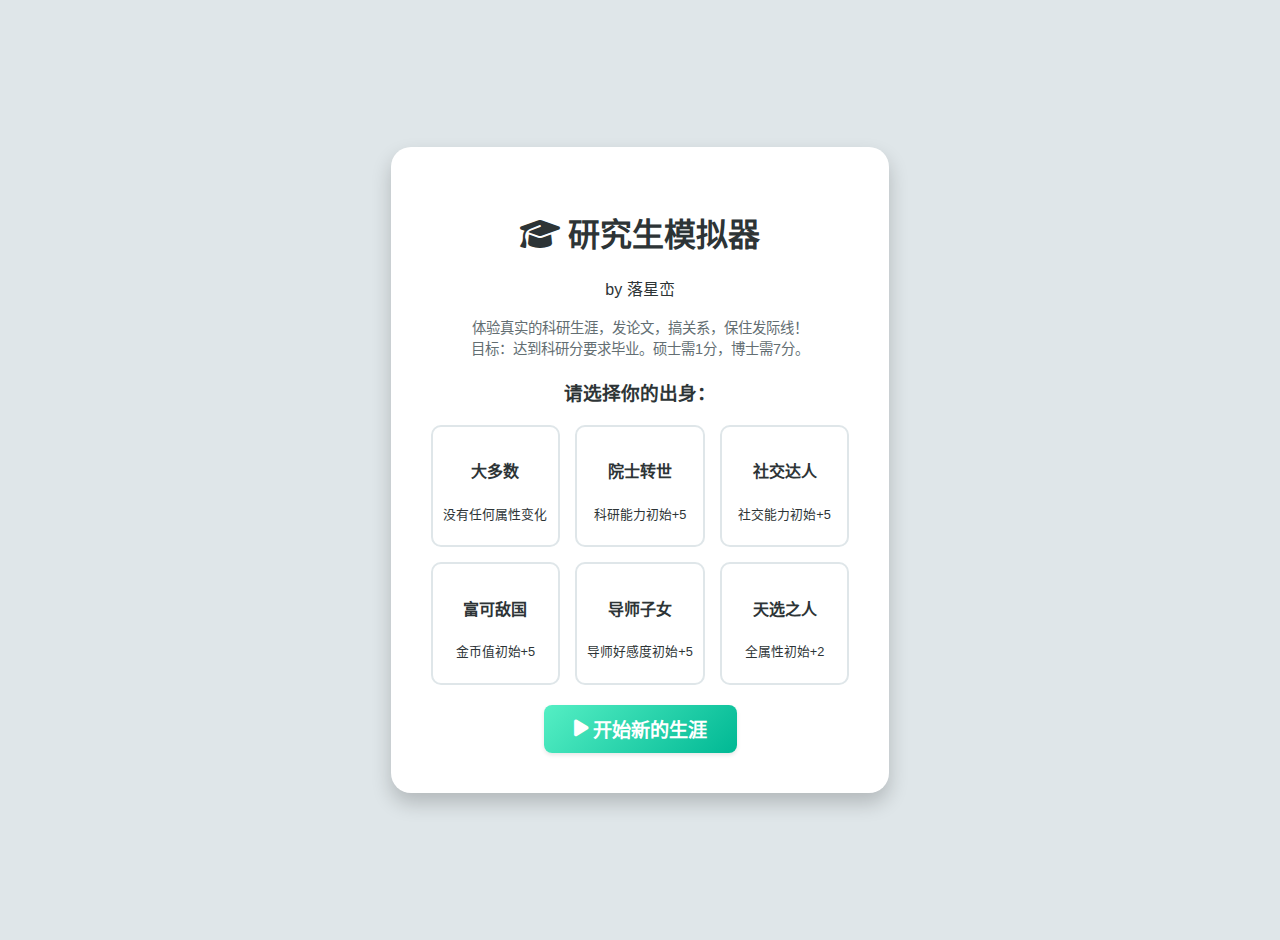
<file: gemini.html>
<!DOCTYPE html>
<html lang="zh-CN">
<head>
    <meta charset="UTF-8">
    <meta name="viewport" content="width=device-width, initial-scale=1.0">
    <title>研究生模拟器 by 落星峦</title>
    <!-- 引入 Font Awesome 图标 -->
    <link rel="stylesheet" href="https://cdnjs.cloudflare.com/ajax/libs/font-awesome/6.4.0/css/all.min.css">
    <style>
        :root {
            --primary: #6c5ce7;
            --secondary: #a29bfe;
            --bg: #dfe6e9;
            --panel-bg: #ffffff;
            --text: #2d3436;
            --accent-green: #00b894;
            --accent-red: #ff7675;
            --accent-yellow: #fdcb6e;
            --accent-blue: #0984e3;
            --border-radius: 12px;
            --shadow: 0 4px 6px rgba(0,0,0,0.1);
        }

        body {
            font-family: 'Segoe UI', 'Microsoft YaHei', sans-serif;
            background-color: var(--bg);
            color: var(--text);
            margin: 0;
            padding: 20px;
            display: flex;
            justify-content: center;
            height: 100vh;
            overflow: hidden;
            user-select: none;
        }

        /* 通用按钮样式 */
        .btn {
            background: linear-gradient(135deg, #74b9ff, #0984e3);
            border: none;
            border-radius: 8px;
            color: white;
            padding: 8px 12px;
            cursor: pointer;
            transition: all 0.2s;
            font-weight: bold;
            display: inline-flex;
            align-items: center;
            gap: 5px;
            box-shadow: 0 2px 4px rgba(0,0,0,0.1);
        }
        .btn:hover:not(:disabled) {
            transform: translateY(-2px);
            box-shadow: 0 4px 8px rgba(0,0,0,0.2);
        }
        .btn:disabled {
            background: #b2bec3;
            cursor: not-allowed;
            transform: none;
        }
        .btn-green { background: linear-gradient(135deg, #55efc4, #00b894); }
        .btn-red { background: linear-gradient(135deg, #ff7675, #d63031); }
        .btn-yellow { background: linear-gradient(135deg, #ffeaa7, #fdcb6e); color: #2d3436; }

        /* 布局 */
        #game-container {
            display: none; /* 初始隐藏 */
            width: 1200px;
            height: 95vh;
            display: grid;
            grid-template-columns: 280px 1fr 300px;
            grid-template-rows: auto 1fr auto;
            gap: 15px;
        }

        .panel {
            background: var(--panel-bg);
            border-radius: var(--border-radius);
            padding: 15px;
            box-shadow: var(--shadow);
            overflow: hidden;
            display: flex;
            flex-direction: column;
        }

        /* 开始界面 */
        #start-screen {
            background: white;
            padding: 40px;
            border-radius: 20px;
            text-align: center;
            box-shadow: 0 10px 20px rgba(0,0,0,0.2);
            max-width: 600px;
            margin: auto;
        }
        .role-grid {
            display: grid;
            grid-template-columns: repeat(3, 1fr);
            gap: 15px;
            margin: 20px 0;
        }
        .role-card {
            border: 2px solid #dfe6e9;
            border-radius: 10px;
            padding: 10px;
            cursor: pointer;
            transition: 0.2s;
        }
        .role-card:hover { border-color: var(--primary); background: #f0f0ff; }
        .role-card.selected { border-color: var(--primary); background: #e0e0ff; transform: scale(1.05); }

        /* 左侧栏：属性 & Buff & 成果 */
        #left-col {
            grid-column: 1;
            grid-row: 1 / span 3;
            display: flex;
            flex-direction: column;
            gap: 15px;
        }
        .stat-row { margin-bottom: 10px; }
        .stat-label { display: flex; justify-content: space-between; font-size: 0.9em; margin-bottom: 2px; }
        .progress-bar { height: 10px; background: #dfe6e9; border-radius: 5px; overflow: hidden; }
        .progress-fill { height: 100%; width: 0%; transition: width 0.5s; }
        .fill-san { background: var(--accent-red); }
        .fill-res { background: var(--accent-blue); }
        .fill-soc { background: var(--accent-green); }
        .fill-fav { background: #fd79a8; }
        
        #buff-list, #paper-list { overflow-y: auto; flex-grow: 1; }
        .buff-item { font-size: 0.85em; background: #ffeaa7; padding: 5px; margin-bottom: 5px; border-radius: 4px; color: #d35400; }
        .paper-record { background: #f1f2f6; padding: 8px; margin-bottom: 5px; border-radius: 6px; font-size: 0.85em; border-left: 4px solid var(--primary); }

        /* 中间栏：信息 & 日志 & 操作 */
        #mid-col {
            grid-column: 2;
            grid-row: 1 / span 3;
            display: flex;
            flex-direction: column;
            gap: 15px;
        }
        #info-panel { height: 80px; display: flex; justify-content: space-between; align-items: center; background: #e3f2fd; border: 1px solid #90caf9; }
        #log-panel { flex-grow: 1; overflow-y: auto; font-family: monospace; font-size: 0.95em; background: #fafafa; border: 1px solid #eee; }
        .log-entry { margin-bottom: 6px; padding-bottom: 6px; border-bottom: 1px dashed #eee; }
        .log-date { color: #888; font-weight: bold; margin-right: 5px; }
        .log-event { color: #2d3436; }
        .log-result { color: #d63031; font-weight: bold; }
        
        #action-panel { display: grid; grid-template-columns: repeat(3, 1fr); gap: 10px; padding: 15px; }

        /* 右侧栏：论文工作站 */
        #right-col {
            grid-column: 3;
            grid-row: 1 / span 3;
            display: flex;
            flex-direction: column;
            gap: 10px;
            overflow-y: auto;
        }
        .paper-slot {
            background: #fff;
            border: 2px dashed #b2bec3;
            border-radius: 10px;
            padding: 10px;
            min-height: 150px;
            display: flex;
            flex-direction: column;
            justify-content: center;
            align-items: center;
            transition: all 0.3s;
            position: relative;
        }
        .paper-slot.active { border-style: solid; border-color: var(--primary); }
        .paper-detail { width: 100%; text-align: left; font-size: 0.9em; }
        .paper-stats { display: flex; justify-content: space-between; margin: 5px 0; font-weight: bold; color: #636e72; }
        .paper-actions { display: grid; grid-template-columns: 1fr 1fr; gap: 5px; margin-top: 10px; }

        /* 自定义弹窗 */
        #modal-overlay {
            display: none;
            position: fixed;
            top: 0; left: 0; width: 100%; height: 100%;
            background: rgba(0,0,0,0.5);
            z-index: 1000;
            justify-content: center;
            align-items: center;
        }
        .modal-content {
            background: white;
            padding: 25px;
            border-radius: 15px;
            width: 500px;
            max-height: 80vh;
            overflow-y: auto;
            text-align: center;
            box-shadow: 0 10px 30px rgba(0,0,0,0.3);
            animation: popIn 0.3s ease;
        }
        @keyframes popIn { from { transform: scale(0.8); opacity: 0; } to { transform: scale(1); opacity: 1; } }
        .modal-title { font-size: 1.5em; color: var(--primary); margin-bottom: 15px; }
        .modal-options { display: flex; flex-direction: column; gap: 10px; margin-top: 20px; }
        .choice-btn { background: #f1f2f6; border: 1px solid #dfe6e9; padding: 12px; border-radius: 8px; cursor: pointer; text-align: left; transition: 0.2s; }
        .choice-btn:hover { background: #e3f2fd; border-color: var(--primary); }

        /* 商店物品 */
        .shop-item { display: flex; justify-content: space-between; align-items: center; padding: 8px; border-bottom: 1px solid #eee; }
        
        /* 隐藏类 */
        .hidden { display: none !important; }
        .highlight-text { color: var(--primary); font-weight: bold; }
    </style>
</head>
<body>

    <!-- 开始界面 -->
    <div id="start-screen">
        <h1><i class="fas fa-graduation-cap"></i> 研究生模拟器</h1>
        <p>by 落星峦</p>
        <p style="color:#636e72; font-size:0.9em; margin-bottom:20px;">
            体验真实的科研生涯，发论文，搞关系，保住发际线！<br>
            目标：达到科研分要求毕业。硕士需1分，博士需7分。
        </p>
        <h3>请选择你的出身：</h3>
        <div class="role-grid" id="role-container">
            <!-- JS 生成角色卡片 -->
        </div>
        <button class="btn btn-green" style="font-size:1.2em; padding:10px 30px;" onclick="startGame()">
            <i class="fas fa-play"></i> 开始新的生涯
        </button>
    </div>

    <!-- 游戏主界面 -->
    <div id="game-container" class="hidden">
        <!-- 左侧：属性 -->
        <div class="panel" id="left-col">
            <h3><i class="fas fa-user-circle"></i> 个人属性</h3>
            <div class="stat-row">
                <div class="stat-label"><span>SAN值 (精神)</span> <span id="val-san">20/20</span></div>
                <div class="progress-bar"><div class="progress-fill fill-san" id="bar-san"></div></div>
            </div>
            <div class="stat-row">
                <div class="stat-label"><span>科研能力</span> <span id="val-res">1/20</span></div>
                <div class="progress-bar"><div class="progress-fill fill-res" id="bar-res"></div></div>
            </div>
            <div class="stat-row">
                <div class="stat-label"><span>社交能力</span> <span id="val-soc">1/20</span></div>
                <div class="progress-bar"><div class="progress-fill fill-soc" id="bar-soc"></div></div>
            </div>
            <div class="stat-row">
                <div class="stat-label"><span>导师好感度</span> <span id="val-fav">1/20</span></div>
                <div class="progress-bar"><div class="progress-fill fill-fav" id="bar-fav"></div></div>
            </div>
            <div style="display:flex; justify-content:space-between; align-items:center; margin-top:10px;">
                <div style="font-weight:bold; color:var(--accent-yellow); text-shadow: 0 1px 1px rgba(0,0,0,0.2);">
                    <i class="fas fa-coins"></i> <span id="val-gold">1</span>
                </div>
                <button class="btn btn-yellow" onclick="openShop()"><i class="fas fa-shopping-cart"></i> 商店</button>
            </div>

            <hr style="width:100%; border:0; border-top:1px solid #eee;">
            
            <h4><i class="fas fa-bolt"></i> Buff 列表</h4>
            <div id="buff-list"></div>

            <hr style="width:100%; border:0; border-top:1px solid #eee;">

            <h4><i class="fas fa-scroll"></i> 科研成果</h4>
            <div style="font-size:0.85em; margin-bottom:5px; display:flex; justify-content:space-between;">
                <span>A类: <b id="cnt-a">0</b> B类: <b id="cnt-b">0</b> C类: <b id="cnt-c">0</b></span>
            </div>
            <div style="font-size:0.85em; margin-bottom:10px;">
                总科研分: <b id="cnt-score">0</b> | 总引用: <b id="cnt-cite">0</b>
            </div>
            <div id="paper-list"></div>
        </div>

        <!-- 中间：信息 & 日志 & 操作 -->
        <div class="panel" id="mid-col">
            <div id="info-panel" class="panel">
                <div>
                    <div style="font-size:1.2em; font-weight:bold; color:var(--primary);" id="date-display">第1年 第1月</div>
                    <div style="font-size:0.9em; color:#636e72;" id="deadline-display">剩余毕业时间: 35个月</div>
                </div>
                <div style="text-align:right;">
                    <div style="font-weight:bold;" id="goal-display">目标: 硕士毕业 (科研分≥1)</div>
                </div>
            </div>

            <div id="log-panel" class="panel">
                <div class="log-entry">
                    <span class="log-date">系统:</span>
                    <span class="log-event">欢迎来到研究生模拟器！请关注你的SAN值、金币和毕业要求。</span>
                </div>
            </div>

            <div id="action-panel" class="panel">
                <button class="btn" id="btn-read" onclick="doAction('read')"><i class="fas fa-book-open"></i> 看论文 (持续)</button>
                <button class="btn" id="btn-work" onclick="doAction('work')"><i class="fas fa-briefcase"></i> 打工 (持续)</button>
                <button class="btn" id="btn-idea" onclick="doAction('idea')"><i class="fas fa-lightbulb"></i> 想idea (持续)</button>
                <button class="btn" id="btn-exp" onclick="doAction('exp')"><i class="fas fa-flask"></i> 做实验 (持续)</button>
                <button class="btn" id="btn-write" onclick="doAction('write')"><i class="fas fa-pen-fancy"></i> 写论文 (持续)</button>
                <button class="btn btn-red" onclick="nextMonth()"><i class="fas fa-calendar-alt"></i> 进入下一个月</button>
            </div>
        </div>

        <!-- 右侧：论文工作站 -->
        <div class="panel" id="right-col">
            <h3><i class="fas fa-laptop-code"></i> 论文工作站</h3>
            <div id="slots-container"></div>
        </div>
    </div>

    <!-- 弹窗模态框 -->
    <div id="modal-overlay">
        <div class="modal-content">
            <h3 id="modal-title" class="modal-title">标题</h3>
            <div id="modal-body">内容</div>
            <div id="modal-options" class="modal-options"></div>
        </div>
    </div>

    <script>
        // ================= 常量与配置 =================
        const ROLES = [
            { id: 0, name: "大多数", desc: "没有任何属性变化", stats: {} },
            { id: 1, name: "院士转世", desc: "科研能力初始+5", stats: { res: 5 } },
            { id: 2, name: "社交达人", desc: "社交能力初始+5", stats: { soc: 5 } },
            { id: 3, name: "富可敌国", desc: "金币值初始+5", stats: { gold: 5 } },
            { id: 4, name: "导师子女", desc: "导师好感度初始+5", stats: { fav: 5 } },
            { id: 5, name: "天选之人", desc: "全属性初始+2", stats: { res: 2, soc: 2, fav: 2, gold: 2 } }
        ];

        const SHOP_ITEMS = [
            { id: 'chair', name: '人体工学椅', price: 10, type: 'perm', desc: '每月SAN值+1', limit: 1 },
            { id: 'rent_gpu', name: '租GPU服务器', price: 2, type: 'temp', desc: '下次做实验多做1次', limit: -1 }, // -1 无限
            { id: 'buy_gpu', name: '购买GPU服务器', price: 12, type: 'perm', desc: '每次做实验多做1次', limit: -1 },
            { id: 'keyboard', name: '机械键盘', price: 8, type: 'perm', desc: '每次写论文变为SAN值-3', limit: 1 },
            { id: 'screen', name: '4K显示器', price: 8, type: 'perm', desc: '读论文变为SAN值-1', limit: 1 },
            { id: 'coffee', name: '冰美式', price: 1, type: 'instant', desc: 'SAN值+2', limit: 1, reset: true }, // reset: true 每月重置
            { id: 'polish', name: '论文润色服务', price: 3, type: 'temp', desc: '下次论文写作分数+5', limit: 1, reset: true }
        ];

        const PAPER_TITLES_A = ["Deep", "Robust", "Adaptive", "Neural", "Graph", "Attention", "Transformer", "Learning", "Vision", "Language", "Generative", "Diffusion", "Large", "Model", "Optimization", "Reinforcement"];
        const PAPER_TITLES_B = ["Network", "System", "Analysis", "Framework", "Study", "Algorithm", "Mechanism", "Application"];
        
        // ================= 游戏状态 =================
        let state = {
            role: null,
            date: { year: 1, month: 1 },
            degree: 'master', // master, phd
            stats: { san: 20, res: 1, soc: 1, fav: 1, gold: 1 },
            limits: { san: 20, res: 20, soc: 20, fav: 20 },
            buffs: [], // { id, type, val, duration: 'perm'/'temp'/'one_time' }
            papers: [], // { id, title, idea, exp, write, status, reviewMonth, type, score, reviewRes, citations, slotId }
            slots: [ { id: 0, active: true, paperId: null } ], // 初始1个槽
            history: [],
            shopCounts: {}, // 记录购买次数
            flags: {}, // 记录特殊事件触发情况 (relationship, events)
            actionDone: false, // 本月持续操作是否已做
            statsHistory: { tea_gift: 0 } // 辅助记录
        };

        // ================= 初始化 =================
        function initRoles() {
            const container = document.getElementById('role-container');
            ROLES.forEach(r => {
                const div = document.createElement('div');
                div.className = 'role-card';
                div.innerHTML = `<h4>${r.name}</h4><p style="font-size:0.8em">${r.desc}</p>`;
                div.onclick = () => selectRole(div, r);
                container.appendChild(div);
            });
        }
        let selectedRoleObj = null;
        function selectRole(el, role) {
            document.querySelectorAll('.role-card').forEach(c => c.classList.remove('selected'));
            el.classList.add('selected');
            selectedRoleObj = role;
        }

        function startGame() {
            if (!selectedRoleObj) return alert("请先选择一个角色！");
            
            // 应用角色初始属性
            if (selectedRoleObj.stats.res) state.stats.res += selectedRoleObj.stats.res;
            if (selectedRoleObj.stats.soc) state.stats.soc += selectedRoleObj.stats.soc;
            if (selectedRoleObj.stats.fav) state.stats.fav += selectedRoleObj.stats.fav;
            if (selectedRoleObj.stats.gold) state.stats.gold += selectedRoleObj.stats.gold;

            document.getElementById('start-screen').style.display = 'none';
            document.getElementById('game-container').style.display = 'grid'; // 修正为 grid
            document.getElementById('game-container').classList.remove('hidden');
            
            updateUI();
            log("游戏开始", `角色：${selectedRoleObj.name}，目标：硕士毕业。`);
        }

        // ================= 核心逻辑：UI 更新 =================
        function updateUI() {
            // 属性条
            updateBar('san', state.stats.san, state.limits.san);
            updateBar('res', state.stats.res, state.limits.res);
            updateBar('soc', state.stats.soc, state.limits.soc);
            updateBar('fav', state.stats.fav, state.limits.fav);
            document.getElementById('val-gold').innerText = state.stats.gold;

            // 信息栏
            let totalMonths = (state.date.year - 1) * 12 + state.date.month;
            let limitMonths = state.degree === 'master' ? 36 : 60;
            let remain = limitMonths - totalMonths;
            document.getElementById('date-display').innerText = `第${state.date.year}年 第${state.date.month}月`;
            document.getElementById('deadline-display').innerText = `剩余毕业时间: ${remain}个月`;
            
            let goalText = state.degree === 'master' ? "硕士毕业 (科研分≥1)" : "博士毕业 (科研分≥7)";
            document.getElementById('goal-display').innerText = `目标: ${goalText}`;

            // Buff显示
            renderBuffs();

            // 成果
            renderPapers();

            // 工作站
            renderSlots();

            // 按钮状态
            const continuousBtns = ['btn-read', 'btn-work', 'btn-idea', 'btn-exp', 'btn-write'];
            continuousBtns.forEach(id => {
                document.getElementById(id).disabled = state.actionDone;
            });

            // 检查槽位解锁
            checkSlotUnlock();
        }

        function updateBar(key, val, max) {
            let pct = (val / max) * 100;
            if(pct > 100) pct = 100;
            if(pct < 0) pct = 0;
            document.getElementById(`bar-${key}`).style.width = `${pct}%`;
            document.getElementById(`val-${key}`).innerText = `${val}/${max}`;
        }

        function log(event, result) {
            const panel = document.getElementById('log-panel');
            const div = document.createElement('div');
            div.className = 'log-entry';
            div.innerHTML = `<span class="log-date">${state.date.year}年${state.date.month}月:</span> <span class="log-event">${event}</span> <span class="log-result">${result}</span>`;
            panel.insertBefore(div, panel.firstChild); // 最新日志在最上? 不，通常日志在下，但这里为了方便看最新的插在最前
            // 还是插在最后然后滚动到底部符合直觉
            // panel.appendChild(div);
            // panel.scrollTop = panel.scrollHeight;
        }

        // ================= 核心逻辑：动作系统 =================
        function modifyStat(key, val) {
            state.stats[key] += val;
            if (key !== 'gold') { // 金币无上限
                if (state.stats[key] > state.limits[key]) state.stats[key] = state.limits[key];
            }
            // 结局检查在 updateUI 或 nextMonth 中统一处理，或者这里处理
            // 为防止频繁弹窗，放在 nextMonth 或特定触发点更好，但SAN<0需要立即反馈
            if (key === 'san' && state.stats.san < 0) checkEnding();
            if (key === 'fav' && state.stats.fav < 0) checkEnding();
            if (key === 'gold' && state.stats.gold < 0) checkEnding();
        }

        // 持续性操作
        function doAction(type) {
            if (state.actionDone) return;
            
            // 检查选择论文逻辑 (idea, exp, write 需要选论文)
            if (['idea', 'exp', 'write'].includes(type)) {
                // 筛选可用论文
                let available = state.papers.filter(p => p.status === 'writing');
                if (available.length === 0) {
                    alert("没有正在撰写的论文，请先在论文工作站开启新论文！");
                    return;
                }
                showPaperSelect(type, available);
                return;
            }

            // 直接执行的持续操作
            executeAction(type);
        }

        function showPaperSelect(type, list) {
            // 弹窗选择论文
            let titleMap = { 'idea': '想Idea', 'exp': '做实验', 'write': '写论文' };
            let options = list.map(p => {
                return `<button class="choice-btn" onclick="executeAction('${type}', ${p.id}); closeModal();">
                    <b>${p.title}</b><br>
                    Idea: ${p.idea} | Exp: ${p.exp} | Write: ${p.write}
                </button>`;
            }).join('');
            showModal(`选择论文进行${titleMap[type]}`, options);
        }

        function executeAction(type, paperId = null) {
            state.actionDone = true;
            let resText = "";
            let sanCost = 0;

            if (type === 'read') {
                sanCost = hasBuff('screen') ? 1 : 2;
                modifyStat('san', -sanCost);
                addBuff({ name: '读论文灵感', type: 'idea_val', val: 1, duration: 'temp' });
                state.flags.readCount = (state.flags.readCount || 0) + 1;
                resText = `SAN-${sanCost}，下次想Idea分数+1`;
                if (state.flags.readCount % 10 === 0) {
                    modifyStat('res', 1);
                    resText += "，累计阅读10次，科研能力+1！";
                }
            } else if (type === 'work') {
                sanCost = 5;
                modifyStat('san', -sanCost);
                modifyStat('gold', 2);
                resText = `SAN-${sanCost}，金币+2`;
            } else {
                // 针对论文的操作
                let paper = state.papers.find(p => p.id === paperId);
                let baseSan = { 'idea': 2, 'exp': 3, 'write': 4 };
                sanCost = baseSan[type];
                
                // 特殊Buff修正消耗
                if (type === 'write' && hasBuff('keyboard')) sanCost = 3;

                // 检查前置条件
                if (type === 'exp' && paper.idea <= 0) {
                    state.actionDone = false; // 回退
                    alert("Idea分数为0，无法做实验！");
                    return;
                }
                if (type === 'write' && paper.exp <= 0) {
                    state.actionDone = false;
                    alert("实验分数为0，无法写论文！");
                    return;
                }

                modifyStat('san', -sanCost);

                // 计算次数 Buff
                let times = 1 + getBuffVal(`${type}_times`); // 默认1次 + buff
                if (type === 'exp') {
                    // 消耗临时buff
                    consumeBuff('exp_times'); 
                }
                // 想idea/写论文 次数buff通常是永久的或者是事件给的，这里逻辑统一
                if(type === 'idea') consumeBuff('idea_times');
                if(type === 'write') consumeBuff('write_times');

                let totalInc = 0;
                let logDetails = [];

                for (let i = 0; i < times; i++) {
                    // 计算单次分数
                    // 规则: 随机生成科研分0.5倍到1.5倍 + 0-5随机数
                    let base = Math.round(state.stats.res * (0.5 + Math.random()) + Math.random() * 5);
                    
                    // 应用分数 Buff (加法和乘法)
                    let mult = getBuffMult(`${type}_score`); // 默认为1
                    let add = getBuffVal(`${type}_score`); // 默认为0
                    
                    let finalScore = Math.round(base * mult + add);
                    
                    // 更新论文分数 (取高值)
                    let oldScore = paper[type];
                    if (finalScore > oldScore) {
                        paper[type] = finalScore;
                        totalInc = finalScore; // 记录最后一次更新的值用于显示，或者显示最大值
                        logDetails.push(`更新为${finalScore}`);
                    } else {
                        logDetails.push(`Roll点${finalScore}未超过当前${oldScore}`);
                    }
                }
                // 消耗分数类临时buff
                consumeBuff(`${type}_score`); 
                consumeBuff(`${type}_mult`);

                resText = `SAN-${sanCost}。操作了${times}次。结果: ${logDetails.join(', ')}`;
            }

            updateUI();
            let actionNames = { 'read': '看论文', 'work': '打工', 'idea': '想Idea', 'exp': '做实验', 'write': '写论文' };
            log(actionNames[type], resText);
        }

        // ================= 核心逻辑：论文与审稿 =================
        function generatePaperTitle() {
            let len = 5 + Math.floor(Math.random() * 4); // 5-8
            let words = [];
            for(let i=0; i<len; i++) {
                let pool = Math.random() > 0.3 ? PAPER_TITLES_A : PAPER_TITLES_B;
                words.push(pool[Math.floor(Math.random() * pool.length)]);
            }
            return words.join(" ");
        }

        function createPaper(slotId) {
            if (state.actionDone) { alert("本月已操作过！"); return; }
            // 开启新论文算瞬时操作？规则说：开启新论文是瞬时操作。
            // 但需要空槽。
            let slot = state.slots.find(s => s.id === slotId);
            let pid = Date.now();
            let paper = {
                id: pid,
                title: generatePaperTitle(),
                idea: 0, exp: 0, write: 0,
                status: 'writing', // writing, reviewing, published
                reviewMonth: 0,
                citations: 0,
                slotId: slotId
            };
            state.papers.push(paper);
            slot.paperId = pid;
            updateUI();
            log("开启新论文", `题目：${paper.title}`);
        }

        function submitPaper(pid, type) {
            // type: A, B, C
            let paper = state.papers.find(p => p.id === pid);
            if (paper.idea === 0 || paper.exp === 0 || paper.write === 0) {
                alert("Idea, 实验, 写作分数均不能为0！");
                return;
            }
            
            paper.status = 'reviewing';
            paper.target = type; // 'A', 'B', 'C'
            paper.reviewStart = totalMonths();
            updateUI();
            log("投稿论文", `题目：${paper.title}，投递 ${type} 类会议。进入漫长的审稿期...`);
        }

        function abandonPaper(pid) {
            if(!confirm("确定要放弃这篇论文吗？将清空进度。")) return;
            let pIdx = state.papers.findIndex(p => p.id === pid);
            let paper = state.papers[pIdx];
            let slot = state.slots.find(s => s.id === paper.slotId);
            slot.paperId = null;
            state.papers.splice(pIdx, 1);
            updateUI();
            log("放弃论文", `已废弃 ${paper.title}`);
        }

        function processReviews() {
            // 检查处于 reviewing 状态的论文
            let currentM = totalMonths();
            state.papers.filter(p => p.status === 'reviewing').forEach(p => {
                if (currentM - p.reviewStart >= 4) {
                    // 出结果
                    finishReview(p);
                }
            });
        }

        function finishReview(paper) {
            // 生成3个审稿人
            let reviewers = [];
            let rTypes = [
                { id: 'normal', name: '普通审稿人', p: 0.4 },
                { id: 'soft', name: '心软审稿人', p: 0.1 },
                { id: 'senior', name: '资深大牛', p: 0.1 },
                { id: 'malice', name: '恶意小同行', p: 0.1 },
                { id: 'gpt', name: 'GPT审稿人', p: 0.2 },
                { id: 'q40', name: '40个问题', p: 0.1 }
            ];
            
            for(let i=0; i<3; i++) {
                let rand = Math.random();
                let acc = 0;
                let type = rTypes[0];
                for(let t of rTypes) {
                    acc += t.p;
                    if (rand <= acc) { type = t; break; }
                }
                reviewers.push(type);
            }

            // 计算总分
            let totalScore = paper.idea + paper.exp + paper.write;
            let scores = []; // 1 (accept), 0 (border), -1 (reject)
            let opinions = [];

            reviewers.forEach(r => {
                let s = -1; // default reject
                let thresholdAccept, thresholdBorder;
                
                // 逻辑判定
                if (['B', 'C'].includes(paper.target)) {
                    // B/C 统一标准
                    // B: <30 R, 30-50 B, >50 A
                    // C: <15 R, 15-30 B, >30 A
                    let thresholds = paper.target === 'B' ? [30, 50] : [15, 30];
                    if (totalScore >= thresholds[1]) s = 1;
                    else if (totalScore >= thresholds[0]) s = 0;
                    else s = -1;
                } else {
                    // A类 复杂逻辑
                    if (r.id === 'soft') { if(totalScore>=60) s=1; else if(totalScore>=40) s=0; }
                    else if (r.id === 'gpt') { if(totalScore>=80) s=1; else if(totalScore>=40) s=0; }
                    else if (r.id === 'malice' || r.id === 'q40') { if(totalScore>=90) s=1; else if(totalScore>=80) s=0; }
                    else { if(totalScore>=70) s=1; else if(totalScore>=50) s=0; } // Normal & Senior
                }
                scores.push(s);
                
                // 生成意见 & 改进
                let op = "";
                if (r.id === 'q40') op = "我有40个问题。";
                else {
                    let pool = s===1 ? ["创新性强", "实验扎实"] : (s===-1 ? ["缺乏创新", "实验不足"] : ["需要修改", "解释不清"]);
                    op = pool[Math.floor(Math.random()*pool.length)];
                }
                opinions.push(`${r.name}: ${op} (${s===1?'Accept':(s===0?'Border':'Reject')})`);

                // 改进效果
                if (r.id === 'normal') { improvePaper(paper, 3); }
                if (r.id === 'senior') { improvePaper(paper, 6); }
            });

            // 最终判定
            let sumScores = scores.reduce((a,b)=>a+b, 0);
            let outcome = 'reject';
            if (sumScores >= 3) outcome = 'best'; // 3个1? 规则: 分数为3 -> Best Paper
            else if (sumScores === 2) outcome = 'oral';
            else if (sumScores >= 0) outcome = 'poster';
            else outcome = 'reject';

            // 弹窗展示结果
            let resHTML = `
                <p>论文总分: ${totalScore} (Idea:${paper.idea} Exp:${paper.exp} Write:${paper.write})</p>
                <div style="text-align:left; background:#f1f2f6; padding:10px; border-radius:8px; margin:10px 0;">
                    ${opinions.map(o=>`<div>${o}</div>`).join('')}
                </div>
                <h3 style="color:${outcome==='reject'?'red':'green'}">最终结果: ${outcome.toUpperCase()}</h3>
            `;

            // 处理结果
            if (outcome === 'reject') {
                paper.status = 'writing'; // 解锁
                paper.reviewStart = 0;
                resHTML += "<p>论文被拒，已退回工作站，可继续修改。</p>";
            } else {
                // 中稿
                paper.status = 'published';
                paper.outcome = outcome;
                paper.finalScore = paper.idea + paper.exp + paper.write; // 记录发表时的分数(可能被审稿人加分)
                
                // 收益
                let rewards = getRewards(paper.target, outcome);
                modifyStat('fav', rewards.fav);
                modifyStat('san', rewards.san);

                // 首次中稿奖励
                let isFirst = state.papers.filter(p=>p.status==='published').length === 1;
                if(isFirst) modifyStat('res', 1);
                if(isFirst && paper.target === 'A') modifyStat('res', 1);

                // 释放槽位
                let slot = state.slots.find(s => s.id === paper.slotId);
                slot.paperId = null;

                resHTML += `<p>收益: 导师好感+${rewards.fav}, SAN+${rewards.san}</p>`;
                
                // 触发开会
                setTimeout(() => triggerConference(paper), 500); // 稍后触发
            }

            showModal("论文审稿结果", resHTML);
            // 这里不加关闭按钮，点击外部或下一步自动处理，模态框一般带确认按钮
            document.getElementById('modal-options').innerHTML = `<button class="btn" onclick="closeModal()">确定</button>`;
        }

        function improvePaper(p, val) {
            let keys = ['idea', 'exp', 'write'];
            let k = keys[Math.floor(Math.random()*3)];
            p[k] += val;
        }

        function getRewards(type, outcome) {
            // A/B/C Poster: Fav+2/1/0, SAN+6/3/2
            // Oral: Fav+3/1/0, SAN+8/4/2
            // Best: Fav+4/2/1, SAN+12/5/3
            let baseFav = type==='A'?2:(type==='B'?1:0);
            let baseSan = type==='A'?6:(type==='B'?3:2);
            if(outcome === 'oral') { baseFav+=1; baseSan+=2; if(type==='C') baseFav=0; /* C oral fav 0? Rule says 0 */ } 
            // wait, strict rules:
            // Poster: A(2,6), B(1,3), C(0,2)
            // Oral: A(3,8), B(1,4), C(0,2) -> Rule says C Oral Fav 0
            // Best: A(4,12), B(2,5), C(1,3)
            
            if (outcome === 'poster') return { fav: (type==='A'?2:type==='B'?1:0), san: (type==='A'?6:type==='B'?3:2) };
            if (outcome === 'oral') return { fav: (type==='A'?3:type==='B'?1:0), san: (type==='A'?8:type==='B'?4:2) };
            if (outcome === 'best') return { fav: (type==='A'?4:type==='B'?2:1), san: (type==='A'?12:type==='B'?5:3) };
            return {fav:0, san:0};
        }

        // ================= 核心逻辑：Buff与商店 =================
        function openShop() {
            let html = SHOP_ITEMS.map(item => {
                let count = state.shopCounts[item.id] || 0;
                let disabled = (item.limit !== -1 && count >= item.limit) || state.stats.gold < item.price;
                if (item.reset && !state.shopCounts[item.id + '_month_' + totalMonths()]) disabled = state.stats.gold < item.price; // 每月限购重置逻辑
                
                return `<div class="shop-item">
                    <div><b>${item.name}</b> (${item.price}金) <br> <span style="font-size:0.8em; color:#666">${item.desc}</span></div>
                    <button class="btn btn-yellow" ${disabled ? 'disabled' : ''} onclick="buyItem('${item.id}')">购买</button>
                </div>`;
            }).join('');
            showModal("商店", html);
        }

        function buyItem(id) {
            let item = SHOP_ITEMS.find(i => i.id === id);
            modifyStat('gold', -item.price);
            
            // 记录购买
            state.shopCounts[id] = (state.shopCounts[id] || 0) + 1;
            if (item.reset) state.shopCounts[id + '_month_' + totalMonths()] = true;

            // 效果
            if (id === 'chair') addBuff({ name: '人体工学椅', type: 'san_regen', val: 1, duration: 'perm' });
            if (id === 'rent_gpu') addBuff({ name: '租GPU', type: 'exp_times', val: 1, duration: 'temp' });
            if (id === 'buy_gpu') addBuff({ name: '自有GPU', type: 'exp_times', val: 1, duration: 'perm' });
            if (id === 'keyboard') addBuff({ name: '机械键盘', type: 'keyboard', val: 1, duration: 'perm' }); // 特殊标记
            if (id === 'screen') addBuff({ name: '4K显示器', type: 'screen', val: 1, duration: 'perm' });
            if (id === 'coffee') modifyStat('san', 2);
            if (id === 'polish') addBuff({ name: '润色', type: 'write_score', val: 5, duration: 'temp' });

            log("购买物品", `花费${item.price}金币购买了${item.name}。${item.desc}`);
            closeModal(); // 简单起见，购买后关闭，或者刷新
            updateUI();
        }

        function addBuff(buff) {
            // buff: { name, type, val, duration }
            // 同类叠加逻辑在 calculation 时处理，这里只管存
            state.buffs.push(buff);
        }

        function hasBuff(type) {
            return state.buffs.some(b => b.type === type);
        }

        function getBuffVal(type) {
            // 加法
            return state.buffs.filter(b => b.type === type).reduce((acc, b) => acc + b.val, 0);
        }
        
        function getBuffMult(type) {
            // 乘法，默认1
            // 假设 buff type 如 'idea_mult'
            let mults = state.buffs.filter(b => b.type === type.replace('_score', '_mult')); 
            // 这里的命名需要对应。比如 "上次找大牛交流" -> idea分数乘以1.25 -> type: 'idea_mult', val: 1.25
            if (mults.length === 0) return 1;
            return mults.reduce((acc, b) => acc * b.val, 1);
        }

        function consumeBuff(type) {
            // 移除 temp buff
            // 注意：一次性移除所有同类temp? 规则示例：临时buff+临时buff=做3次。说明一次消耗掉所有临时buff。
            state.buffs = state.buffs.filter(b => !(b.type === type && b.duration === 'temp'));
            // 也要移除对应的 mult buff
            let multType = type.replace('_score', '_mult').replace('_times', '_mult_times'); // 命名有点乱，简化处理
            if (type.includes('_score')) {
                 state.buffs = state.buffs.filter(b => !(b.type === type.replace('_score', '_mult') && b.duration === 'temp'));
            }
        }

        // ================= 核心逻辑：时间推进 =================
        function nextMonth() {
            // 1. 发工资 & 消耗
            let salary = state.degree === 'master' ? 1 : 3;
            modifyStat('gold', salary - 1);
            modifyStat('san', 1 + getBuffVal('san_regen'));
            
            // 2. 论文分数衰减
            state.papers.filter(p => p.status === 'writing' || p.status === 'reviewing').forEach(p => {
                if (p.idea > 1) p.idea -= 1;
                if (p.exp > 1) p.exp -= 1;
            });

            // 3. 引用数增长
            updateCitations();

            // 4. 推进月份
            state.date.month++;
            if (state.date.month > 12) {
                state.date.month = 1;
                state.date.year++;
            }
            state.actionDone = false; // 重置操作

            log("进入下个月", `时间流逝。工资+${salary}, 开销-1, 休息SAN+1。`);
            
            // 5. 检查转博
            checkPhDTransfer();

            // 6. 检查审稿结果
            processReviews();

            // 7. 触发事件
            triggerMonthlyEvents();

            updateUI();
            checkEnding(); // 再次检查结局（如时间到）
        }

        function totalMonths() {
            return (state.date.year - 1) * 12 + state.date.month;
        }

        function updateCitations() {
            state.papers.filter(p => p.status === 'published').forEach(p => {
                let totalScore = p.finalScore;
                let inc = 0;
                let m = totalMonths(); // 实际上应该记录发表时间，简化为每月计算
                
                // 增长规则: A(1mo), B(3mo), C(6mo)
                // 用全月数取模来判断是否增长
                if (p.target === 'A') inc = totalScore / 10;
                if (p.target === 'B' && m % 3 === 0) inc = totalScore / 10;
                if (p.target === 'C' && m % 6 === 0) inc = totalScore / 10;

                if (inc > 0) {
                    if (p.outcome === 'oral') inc *= 1.5;
                    if (p.outcome === 'best') inc *= 5;
                    p.citations += Math.round(inc);
                }
            });
        }

        // ================= 核心逻辑：事件系统 =================
        function triggerMonthlyEvents() {
            let m = state.date.month;
            let y = state.date.year;
            
            // 奖学金 (每年1月, 2年起)
            if (y > 1 && m === 1) {
                let req = [0, 1, 3, 6, 9][y-1]; // Index mapping: y2->req[1]=1
                let prize = (y >= 4) ? 10 : 5;
                let score = getResearchScore();
                if (score >= req) {
                    modifyStat('gold', prize);
                    showModal("奖学金评定", `恭喜！你的科研分达到${req}，获得奖学金${prize}金币！`);
                    log("奖学金", `获得${prize}金币`);
                } else {
                    showModal("奖学金评定", `很遗憾，你的科研分${score}未达到${req}，错失奖学金。`);
                    log("奖学金", "落选");
                }
            }

            // 教师节 (每年9月, 题目说每年第2个月是教师节? "每年的第2个月为固定的教师节事件")
            // 按照题目要求: 每年的第2个月
            if (m === 2) {
                showEventModal("教师节到了", "你准备送导师什么礼物？", [
                    { txt: "什么也不送", res: "导师满意度-1", act: () => modifyStat('fav', -1) },
                    { txt: "赠送茶叶 (1金)", res: "导师满意度+1", act: () => { if(checkGold(1)) { modifyStat('fav', 1); } } },
                    { txt: "赠送邮票 (3金)", res: "导师满意度+2", act: () => { if(checkGold(3)) { modifyStat('fav', 2); } } }
                ]);
                return;
            }

            // 随机事件 (每2个月，从第2个月开始... 第2个月是教师节，那第4, 6, 8...)
            // 题目: "第2个月开始，每2个月首先会弹出随机事件框"
            // 2, 4, 6, 8, 10, 12... 
            // 但2月固定教师节。所以4, 6, 8, 10, 12 触发随机。
            if (m % 2 === 0 && m !== 2) {
                triggerRandomEvent();
            }
        }

        function triggerRandomEvent() {
            const events = [
                // 1
                {
                    title: "导师派你指导本科生毕设",
                    opts: [
                        { txt: "残忍拒绝", res: "导师好感-1", act: () => modifyStat('fav', -1) },
                        { txt: "亲力亲为", res: "SAN-3, 50%概率科研+1", act: () => {
                            modifyStat('san', -3);
                            if(Math.random()<0.5) { modifyStat('res', 1); log("随机事件", "收获迷弟迷妹，科研+1"); }
                        }},
                        { txt: "让师弟师妹去", res: "社交判定", act: () => {
                            if(state.stats.soc < 6) { modifyStat('soc', -1); log("随机事件", "师弟师妹颇有微词，社交-1"); }
                            else log("随机事件", "成功分忧");
                        }}
                    ]
                },
                // 2
                {
                    title: "导师让你帮他审稿",
                    opts: [
                        { txt: "没时间拒绝", res: "导师好感-1", act: () => modifyStat('fav', -1) },
                        { txt: "认真审稿", res: "SAN-2, 50%下次Idea+4", act: () => {
                            modifyStat('san', -2);
                            if(Math.random()<0.5) { addBuff({type:'idea_score', val:4, duration:'temp'}); log("随机事件", "得到启发"); }
                        }},
                        { txt: "交给师弟师妹", res: "社交判定", act: () => {
                             if(state.stats.soc < 6) { modifyStat('soc', -1); }
                        }}
                    ]
                },
                // 3: 生病
                {
                    title: "突然感冒了",
                    opts: [
                        { txt: "强撑", res: "50% SAN-8", act: () => { if(Math.random()<0.5) modifyStat('san', -8); } },
                        { txt: "买感冒药 (2金)", res: "金币-2", act: () => checkGold(2) },
                        { txt: "去医院 (4金)", res: "SAN+2, 金币-4", act: () => { if(checkGold(4)) modifyStat('san', 2); } }
                    ]
                },
                // 4: 项目 (稍微简化逻辑以适应篇幅，核心保留)
                {
                    title: "导师安排你做项目",
                    opts: [
                        { txt: "横向项目", res: "SAN-7, Fav+1, Gold+5", act: () => { modifyStat('san', -7); modifyStat('fav', 1); modifyStat('gold', 5); } },
                        { txt: "纵向项目", res: "SAN-5, Fav+1, Res+1", act: () => { modifyStat('san', -5); modifyStat('fav', 1); modifyStat('res', 1); } },
                        { txt: "拒绝", res: "Res判定扣好感", act: () => {
                            if(state.stats.res<6) modifyStat('fav', -2);
                            else if(state.stats.res<12) modifyStat('fav', -1);
                        }},
                        { txt: "让师弟师妹分担", res: "Social判定", act: () => {
                            if(state.stats.soc<6) { modifyStat('san', -2); modifyStat('soc', -1); }
                            else if(state.stats.soc<12) modifyStat('san', -2);
                        }}
                    ]
                },
                // 5: 谈话
                {
                    title: "导师找你谈话",
                    opts: [
                        { txt: "准备科研进展", res: "50% Fav-1 / 50% Next Idea+5", act: () => {
                            if(Math.random()<0.5) modifyStat('fav', -1);
                            else addBuff({type:'idea_score', val:5, duration:'temp'});
                        }},
                        { txt: "询问科研", res: "Fav>=6 Res+1", act: () => {
                            if(state.stats.fav>=6) modifyStat('res', 1); else modifyStat('fav', -1);
                        }},
                        { txt: "要去实习", res: "Fav>=6 Gold+5...", act: () => {
                            if(state.stats.fav>=6) { modifyStat('san', -6); modifyStat('gold', 5); addBuff({type:'exp_score', val:5, duration:'temp'}); }
                            else modifyStat('fav', -1);
                        }}
                    ]
                },
                // 6: 组会
                {
                    title: "实验室召开组会",
                    opts: [
                        { txt: "讲解深奥论文", res: "Res>=6 Fav+1", act: () => { if(state.stats.res>=6) modifyStat('fav', 1); else modifyStat('fav', -1); } },
                        { txt: "讲解系列论文", res: "SAN-3, 50% Fav+2", act: () => { modifyStat('san', -3); if(Math.random()<0.5) modifyStat('fav', 2); } },
                        { txt: "偷偷水过去", res: "50% Fav-1", act: () => { if(Math.random()<0.5) modifyStat('fav', -1); } }
                    ]
                },
                // 7: 团建
                {
                    title: "实验室组织团建",
                    opts: [
                        { txt: "打羽毛球", res: "SAN+2", act: () => modifyStat('san', 2) },
                        { txt: "德州扑克", res: "50% 金币+5/50% 金币-5", act: () => { modifyStat('gold', Math.random()<0.5?5:-5); } },
                        { txt: "KTV", res: "Social+1", act: () => modifyStat('soc', 1) },
                        { txt: "聚餐", res: "SAN+5, 50% 金币-3", act: () => { modifyStat('san', 5); if(Math.random()<0.5) modifyStat('gold', -3); } }
                    ]
                },
                // 8: 经费
                {
                    title: "导师经费充足",
                    opts: [
                        { txt: "买GPU服务器", res: "50% 永久实验次数+1", act: () => { if(Math.random()<0.5) addBuff({type:'exp_times', val:1, duration:'perm'}); } },
                        { txt: "发劳务费", res: "Fav判定", act: () => { let g = state.stats.fav<6?2:(state.stats.fav<12?4:8); modifyStat('gold', g); } },
                        { txt: "装修工位", res: "Idea/Write分+1", act: () => { addBuff({type:'idea_score', val:1, duration:'perm'}); addBuff({type:'write_score', val:1, duration:'perm'}); } }
                    ]
                },
                // 9: 新知识
                {
                    title: "学点新知识",
                    opts: [
                        { txt: "基础知识", res: "Res<4 Res+1", act: () => { if(state.stats.res<4) modifyStat('res', 1); } },
                        { txt: "代码知识", res: "Exp分+1", act: () => addBuff({type:'exp_score', val:1, duration:'perm'}) },
                        { txt: "最新技术", res: "Idea分+1", act: () => addBuff({type:'idea_score', val:1, duration:'perm'}) },
                        { txt: "深奥知识", res: "Write分+1", act: () => addBuff({type:'write_score', val:1, duration:'perm'}) }
                    ]
                },
                // 10: 同门合作
                {
                    title: "同门找你合作",
                    opts: [
                        { txt: "学术交流", res: "Next Idea *0.5 或 +5", act: () => { if(Math.random()<0.5) addBuff({type:'idea_mult', val:0.5, duration:'temp'}); else addBuff({type:'idea_score', val:5, duration:'temp'}); } },
                        { txt: "互挂论文", res: "50% 下次引用*2", act: () => { if(Math.random()<0.5) { /* 暂时略过复杂引用逻辑，只加buff */ log("合作", "下次中稿引用翻倍(逻辑未实装)"); } } },
                        { txt: "婉拒", res: "无", act: () => {} },
                        { txt: "全面合作", res: "Soc判定增加次数", act: () => { 
                            if(state.stats.soc<6) {} // fail
                            else if(state.stats.soc<12) addBuff({type:'idea_times', val:1, duration:'temp'});
                            else { addBuff({type:'idea_times', val:1, duration:'temp'}); addBuff({type:'write_times', val:1, duration:'temp'}); }
                        }}
                    ]
                },
                // 12: 抢一作
                {
                    title: "导师想要抢你一作",
                    opts: [
                        { txt: "诉苦", res: "无事发生", act: () => {} },
                        { txt: "劝说抢师弟", res: "Soc-1", act: () => modifyStat('soc', -1) },
                        { txt: "据理力争", res: "无事发生", act: () => {} },
                        { txt: "以死相逼", res: "Fav-1", act: () => modifyStat('fav', -1) }
                    ]
                },
                // 13: 服务器坏了
                {
                    title: "服务器坏了",
                    opts: [
                        { txt: "催导师修", res: "Exp分-2 (每次)", act: () => addBuff({type:'exp_score', val:-2, duration:'perm'}) },
                        { txt: "举报同门", res: "Soc-2", act: () => modifyStat('soc', -2) },
                        { txt: "自己修", res: "概率SAN-3或事故", act: () => {
                            if(Math.random()<0.5) modifyStat('san', -3);
                            else { addBuff({type:'exp_mult', val:0, duration:'temp'}); modifyStat('soc', -1); modifyStat('san', -3); }
                        }},
                        { txt: "淘宝修", res: "概率金币-2或-4", act: () => {
                            if(Math.random()<0.5) checkGold(2);
                            else { checkGold(4); modifyStat('san', -2); }
                        }}
                    ]
                }
            ];
            
            // 额外事件 11 (Soc>=6)
            if(state.stats.soc >= 6) {
                events.push({
                    title: "师兄师姐找你合作",
                    opts: [
                        { txt: "观望", res: "无", act: () => {} },
                        { txt: "浅浅合作", res: "Next Idea+10", act: () => addBuff({type:'idea_score', val:10, duration:'temp'}) },
                        { txt: "深入合作", res: "Res+1", act: () => modifyStat('res', 1) },
                        { txt: "拜入门下", res: "Res+1, Write分+3 (每次)", act: () => { modifyStat('res', 1); addBuff({type:'write_score', val:3, duration:'perm'}); } }
                    ]
                });
            }

            let evt = events[Math.floor(Math.random() * events.length)];
            showEventModal(evt.title, "请做出选择：", evt.opts);
        }

        function showEventModal(title, body, opts) {
            let html = opts.map((o, idx) => `
                <button class="choice-btn" onclick="handleEventOption(${idx})">
                    <b>${o.txt}</b> <br> <span style="font-size:0.8em; color:#666">预期结果: ${o.res}</span>
                </button>
            `).join('');
            
            // 将当前事件存入临时全局，以便回调
            window.currentEventOpts = opts;
            
            showModal(title, `<p>${body}</p><div class="modal-options">${html}</div>`);
            document.getElementById('modal-options').innerHTML = html; // Override standard display
        }

        window.handleEventOption = function(idx) {
            let opt = window.currentEventOpts[idx];
            opt.act(); // 执行效果
            log("随机事件", `选择了: ${opt.txt}`);
            closeModal();
            updateUI();
        }

        function checkGold(cost) {
            if(state.stats.gold >= cost) {
                modifyStat('gold', -cost);
                return true;
            } else {
                alert("金币不足！");
                return false;
            }
        }

        // ================= 开会系统 =================
        function triggerConference(paper) {
            let payOpts = [
                { txt: "自己出钱 (4金)", act: () => { if(checkGold(4)) nextConfStep(); } },
                { txt: "导师报销 (Fav-2)", act: () => { modifyStat('fav', -2); nextConfStep(); } },
                { txt: "请人代开 (1金)", act: () => { if(checkGold(1)) log("开会", "请人代开，无事发生"); closeModal(); } }
            ];
            
            // 包装
            let html = payOpts.map((o, i) => `<button class="choice-btn" onclick="confPay(${i})">${o.txt}</button>`).join('');
            window.confPayOpts = payOpts;
            showModal("论文被接收！", "<p>你要去参加会议吗？</p>" + html);
            document.getElementById('modal-options').innerHTML = html;
        }

        window.confPay = function(idx) {
            window.confPayOpts[idx].act();
        }

        function nextConfStep() {
            // 随机3个选项
            let pool = [
                { txt: "顺便旅游", res: "SAN+6", act: () => { modifyStat('san', 6); state.flags.travel = (state.flags.travel||0)+1; } },
                { txt: "茶歇+晚宴", res: "SAN+1, Soc+1", act: () => { modifyStat('san', 1); modifyStat('soc', 1); state.flags.tea = (state.flags.tea||0)+1; } },
                { txt: "同行交流", res: "Next Exp次数+3", act: () => addBuff({type:'exp_times', val:3, duration:'temp'}) },
                { txt: "广泛交流", res: "Next Idea次数+3", act: () => addBuff({type:'idea_times', val:3, duration:'temp'}) },
                { txt: "找大牛交流", res: "Next Idea Mult 1.25", act: () => addBuff({type:'idea_mult', val:1.25, duration:'temp'}) },
                { txt: "找企业交流", res: "Next Exp Mult 1.25", act: () => addBuff({type:'exp_mult', val:1.25, duration:'temp'}) },
                { txt: "找同学合作", res: "Next Exp分+5", act: () => addBuff({type:'exp_score', val:5, duration:'temp'}) }
            ];

            if(state.stats.soc >= 6) {
                pool.push({ txt: "找大牛合作", res: "Next Write+8, Soc+1", act: () => { addBuff({type:'write_score', val:8, duration:'temp'}); modifyStat('soc', 1); state.flags.bigshot = true; } });
                pool.push({ txt: "好看异性学者", res: "SAN+5, Soc+1", act: () => { modifyStat('san', 5); modifyStat('soc', 1); state.flags.pretty = (state.flags.pretty||0)+1; } });
                pool.push({ txt: "聪慧异性学者", res: "SAN+1, Soc+1, Next Idea+2次", act: () => { modifyStat('san', 1); modifyStat('soc', 1); addBuff({type:'idea_times', val:2, duration:'temp'}); state.flags.smart = (state.flags.smart||0)+1; } });
            }

            // 进阶选项
            if(state.flags.bigshot) {
                pool.push({ txt: "和大牛深入合作", res: "Next Write+10", act: () => { addBuff({type:'write_score', val:10, duration:'temp'}); state.flags.deep_bigshot = (state.flags.deep_bigshot||0)+1; } });
            }
            if(state.flags.pretty >= 1 && !state.flags.lover) {
                pool.push({ txt: "再见好看学者", res: "SAN+8, MaxSAN+3", act: () => { modifyStat('san', 8); state.limits.san += 3; state.flags.pretty++; } });
            }
            if(state.flags.smart >= 1 && !state.flags.lover) {
                pool.push({ txt: "再见聪慧学者", res: "SAN+1, Res+1", act: () => { modifyStat('san', 1); modifyStat('res', 1); state.flags.smart++; } });
            }

            // 恋人/联合培养
            if(state.stats.soc >= 12 && state.flags.pretty >= 2 && !state.flags.lover) {
                pool.push({ txt: "成为恋人(好看)", res: "SAN满, Regen+3, Max+4", act: () => { 
                    state.stats.san = state.limits.san; 
                    addBuff({type:'san_regen', val:3, duration:'perm'});
                    state.limits.san += 4;
                    state.flags.lover = true;
                    log("成就", "喜结良缘");
                }});
            }
            if(state.stats.soc >= 12 && state.flags.smart >= 2 && !state.flags.lover) {
                pool.push({ txt: "成为恋人(聪慧)", res: "Res+1, Perm +1次操作", act: () => {
                    modifyStat('san', 1); modifyStat('res', 1);
                    addBuff({type:'idea_times', val:1, duration:'perm'});
                    addBuff({type:'exp_times', val:1, duration:'perm'});
                    addBuff({type:'write_times', val:1, duration:'perm'});
                    state.flags.lover = true;
                    log("成就", "喜结良缘");
                }});
            }
            if(state.stats.res >= 12 && state.flags.deep_bigshot >= 1 && !state.flags.joint) {
                pool.push({ txt: "导师大牛联合培养", res: "Write分+10(每次)", act: () => {
                    addBuff({type:'write_score', val:10, duration:'perm'});
                    state.flags.joint = true;
                }});
            }

            // 随机选3个
            let choices = [];
            for(let i=0; i<3; i++) {
                if(pool.length === 0) break;
                let idx = Math.floor(Math.random()*pool.length);
                choices.push(pool[idx]);
                pool.splice(idx, 1);
            }

            showEventModal("会议现场", "你打算做什么？", choices);
        }

        // ================= 辅助函数 =================
        function checkSlotUnlock() {
            let res = state.stats.res;
            let current = state.slots.length;
            let target = 1;
            if(res >= 6) target = 2;
            if(res >= 12) target = 3;
            if(res >= 18) target = 4;
            
            if (target > current) {
                state.slots.push({ id: current, active: true, paperId: null });
                showModal("能力提升", "科研能力提升，解锁了一个新的论文槽位！");
                renderSlots();
            }
        }

        function getResearchScore() {
            return state.papers.filter(p => p.status === 'published').reduce((sum, p) => {
                let s = p.target === 'A' ? 4 : (p.target === 'B' ? 2 : 1);
                return sum + s;
            }, 0);
        }

        function checkPhDTransfer() {
            let y = state.date.year;
            let score = getResearchScore();
            if (state.degree === 'master' && !state.flags.rejectedPhD) {
                let canTransfer = (y === 2 && state.date.month === 12 && score >= 2) || (y === 3 && state.date.month === 12 && score >= 3);
                if (canTransfer) {
                    showModal("转博机会", "你达到了转博要求，是否转为博士？<br>毕业要求将变为：5年内科研分≥7。", null);
                    document.getElementById('modal-options').innerHTML = `
                        <button class="choice-btn" onclick="confirmPhD(true)">是，我要深造</button>
                        <button class="choice-btn" onclick="confirmPhD(false)">否，我想早点毕业</button>
                    `;
                }
            }
        }

        function confirmPhD(yes) {
            if (yes) {
                state.degree = 'phd';
                state.flags.phd = true;
                log("生涯变更", "你选择了转博。前路漫漫！");
            } else {
                state.flags.rejectedPhD = true;
                log("生涯变更", "你放弃了转博机会。");
            }
            closeModal();
            updateUI();
        }

        // ================= 渲染函数 =================
        function renderBuffs() {
            let div = document.getElementById('buff-list');
            div.innerHTML = '';
            // 合并同类显示逻辑略复杂，这里简单列表展示
            // 优化：合并同名
            let map = {};
            state.buffs.forEach(b => {
                let k = b.name + (b.duration==='temp'?'(临时)':'(永久)');
                if(!map[k]) map[k] = { ...b, count: 1, k: k };
                else { map[k].val += b.val; map[k].count++; }
            });

            for(let key in map) {
                let b = map[key];
                let d = document.createElement('div');
                d.className = 'buff-item';
                let valStr = b.val > 0 ? `+${b.val}` : `${b.val}`;
                if (b.type.includes('mult')) valStr = `x${b.val}`;
                d.innerText = `${b.k}: ${valStr}`;
                div.appendChild(d);
            }
        }

        function renderPapers() {
            let list = document.getElementById('paper-list');
            list.innerHTML = '';
            let a=0, b=0, c=0, score=0, cite=0;
            state.papers.filter(p => p.status === 'published').forEach(p => {
                if(p.target==='A') { a++; score+=4; }
                if(p.target==='B') { b++; score+=2; }
                if(p.target==='C') { c++; score+=1; }
                cite += p.citations;

                let d = document.createElement('div');
                d.className = 'paper-record';
                d.innerHTML = `<b>[${p.target}] ${p.title}</b> <br> Score:${p.finalScore} Cite:${p.citations} (${p.outcome})`;
                list.appendChild(d);
            });
            document.getElementById('cnt-a').innerText = a;
            document.getElementById('cnt-b').innerText = b;
            document.getElementById('cnt-c').innerText = c;
            document.getElementById('cnt-score').innerText = score;
            document.getElementById('cnt-cite').innerText = cite;
        }

        function renderSlots() {
            let container = document.getElementById('slots-container');
            container.innerHTML = '';
            state.slots.forEach(slot => {
                let div = document.createElement('div');
                div.className = 'paper-slot' + (slot.paperId ? ' active' : '');
                
                if (!slot.paperId) {
                    div.innerHTML = `<button class="btn btn-green" onclick="createPaper(${slot.id})"><i class="fas fa-plus"></i> 开启新论文</button>`;
                } else {
                    let p = state.papers.find(pp => pp.id === slot.paperId);
                    if (p.status === 'writing') {
                        div.innerHTML = `
                            <div class="paper-detail">
                                <div style="font-weight:bold; margin-bottom:5px;">${p.title}</div>
                                <div class="paper-stats">Idea: ${p.idea} | Exp: ${p.exp} | Write: ${p.write}</div>
                                <div style="font-size:0.8em; color:#b2bec3;">状态: 撰写中</div>
                                <div class="paper-actions">
                                    <button class="btn" style="font-size:0.8em" onclick="submitPaper(${p.id}, 'A')">投A (4分)</button>
                                    <button class="btn" style="font-size:0.8em" onclick="submitPaper(${p.id}, 'B')">投B (2分)</button>
                                    <button class="btn" style="font-size:0.8em" onclick="submitPaper(${p.id}, 'C')">投C (1分)</button>
                                    <button class="btn btn-red" style="font-size:0.8em" onclick="abandonPaper(${p.id})">放弃</button>
                                </div>
                            </div>
                        `;
                    } else if (p.status === 'reviewing') {
                        let wait = totalMonths() - p.reviewStart;
                        div.innerHTML = `
                            <div class="paper-detail">
                                <b>${p.title}</b>
                                <div style="color:orange; margin:10px 0;">审稿中 (${wait}/4月)</div>
                                <div style="font-size:0.8em">已锁死，无法操作</div>
                            </div>
                        `;
                    }
                }
                container.appendChild(div);
            });
        }

        // ================= 结局判定 =================
        function checkEnding() {
            let endTitle = "";
            let endDesc = "";
            let isEnd = false;

            // 失败结局
            if (state.stats.san < 0) { isEnd=true; endTitle="不堪重负"; endDesc="你的精神崩溃了，被送进了医院。"; }
            else if (state.stats.fav < 0) { isEnd=true; endTitle="被退学"; endDesc="导师对你忍无可忍，你被退学了。"; }
            else if (state.stats.gold < 0) { isEnd=true; endTitle="穷困潦倒"; endDesc="你破产了，无法维持生计。"; }
            
            // 时间到
            else {
                let limit = state.degree === 'master' ? 36 : 60;
                let now = totalMonths();
                if (now > limit) {
                    isEnd = true;
                    // 检查毕业条件
                    let score = getResearchScore();
                    let target = state.degree === 'master' ? 1 : 7;
                    
                    if (score < target) {
                        endTitle = "延毕劝退"; endDesc = "你未能达到毕业要求，遗憾离场。";
                    } else {
                        // 成功毕业
                        if (state.degree === 'master') {
                            if (score >= 4) { endTitle = "优秀硕士"; endDesc = "你以优异的成绩硕士毕业！"; }
                            else { endTitle = "硕士毕业"; endDesc = "你顺利拿到了硕士学位。"; }
                        } else {
                            // 博士多结局
                            let aCount = state.papers.filter(p => p.status === 'published' && p.target === 'A').length;
                            let cites = parseInt(document.getElementById('cnt-cite').innerText);
                            
                            if (aCount >= 5 && cites > 2000 && state.flags.joint) { endTitle = "未来院士"; endDesc = "去大牛组当副教授，前途无量！"; }
                            else if (aCount >= 5 && cites > 1000 && state.flags.joint) { endTitle = "学术之星"; endDesc = "去大牛组飞升疾走。"; }
                            else if (aCount >= 5 && cites > 1000) { endTitle = "我就是导师"; endDesc = "留校任教副教授。"; }
                            else if (aCount >= 4 && cites > 500) { endTitle = "青椒"; endDesc = "留校飞升疾走。"; }
                            else if (aCount >= 3) { endTitle = "优秀博士"; endDesc = "你发表了多篇A类论文，光荣毕业。"; }
                            else { endTitle = "博士毕业"; endDesc = "你终于熬出了头，获得了博士学位。"; }
                        }
                    }
                }
            }

            if (isEnd) {
                showEnding(endTitle, endDesc);
            }
        }

        function showEnding(title, desc) {
            let feats = [];
            if (state.flags.lover) feats.push("喜结良缘");
            if (state.stats.gold > 20) feats.push("家财万贯");
            if (state.stats.res > 10 && state.stats.soc > 10 && state.stats.fav > 10 && state.stats.gold > 10) feats.push("六边形战士");
            if (state.stats.res >= 20) feats.push("诺奖选手");
            if (state.stats.soc >= 20) feats.push("交际花");
            if (state.stats.fav >= 20) feats.push("铁杆师生");
            if (state.stats.san >= 20) feats.push("精力满满");
            // 百发百中? 需记录reject次数
            if (state.flags.tea >= 3) feats.push("我爱茶歇");
            if (state.flags.travel >= 3) feats.push("公费旅游");
            if (state.papers.filter(p=>p.status==='published').length >= 10) feats.push("论文机器");

            let html = `
                <h1 style="color:var(--primary)">${title}</h1>
                <p>${desc}</p>
                <div style="text-align:left; background:#eee; padding:15px; border-radius:10px; margin:20px 0;">
                    <h4>生涯成就:</h4>
                    <div style="display:flex; flex-wrap:wrap; gap:10px;">
                        ${feats.length ? feats.map(f=>`<span style="background:gold; padding:3px 8px; border-radius:4px;">${f}</span>`).join('') : "无"}
                    </div>
                </div>
                <button class="btn btn-green" onclick="location.reload()">我要重开</button>
            `;
            // 覆盖整个屏幕
            document.getElementById('game-container').innerHTML = ''; // 清空
            document.getElementById('start-screen').style.display = 'block';
            document.getElementById('start-screen').innerHTML = html;
        }

        // ================= 弹窗控制 =================
        function showModal(title, bodyHTML) {
            document.getElementById('modal-title').innerText = title;
            document.getElementById('modal-body').innerHTML = bodyHTML;
            document.getElementById('modal-options').innerHTML = `<button class="btn" onclick="closeModal()">关闭</button>`;
            document.getElementById('modal-overlay').style.display = 'flex';
        }

        function closeModal() {
            document.getElementById('modal-overlay').style.display = 'none';
        }

        // 启动逻辑
        initRoles();

    </script>
</body>
</html>
</file>
